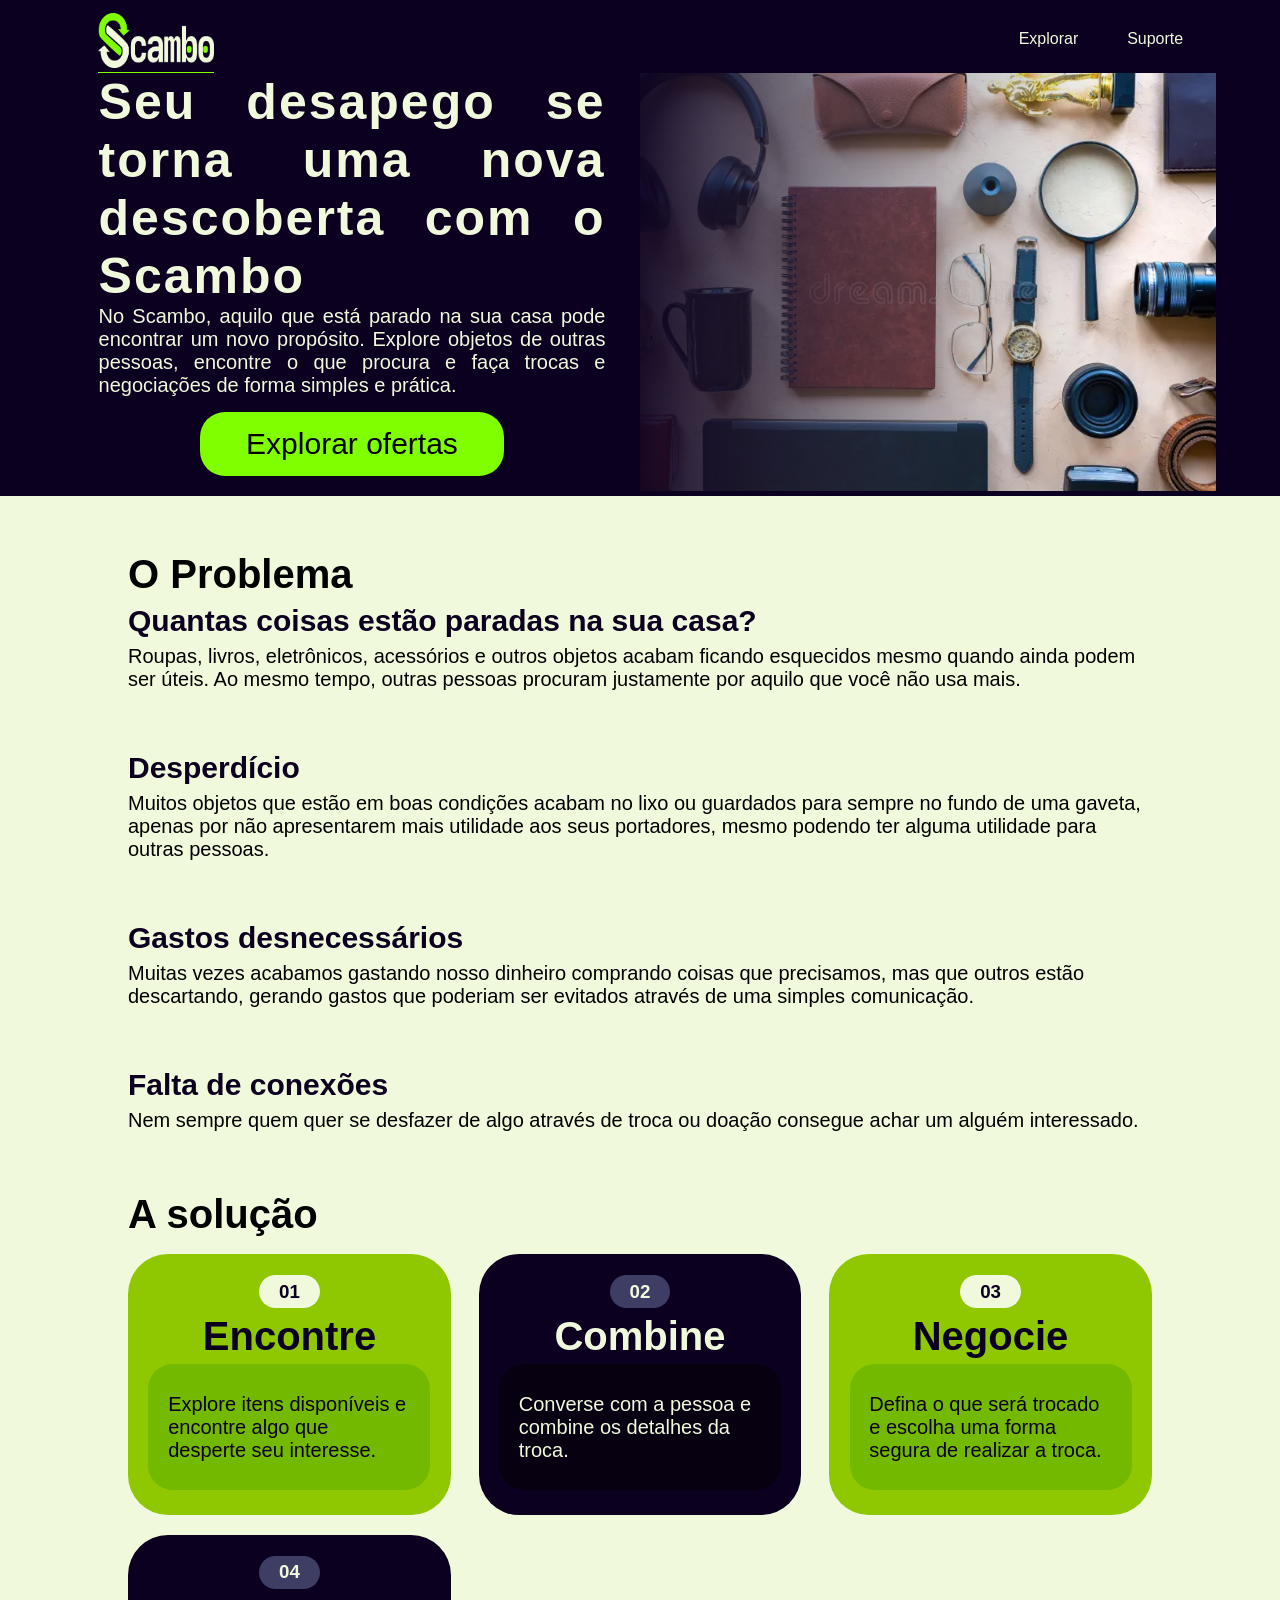
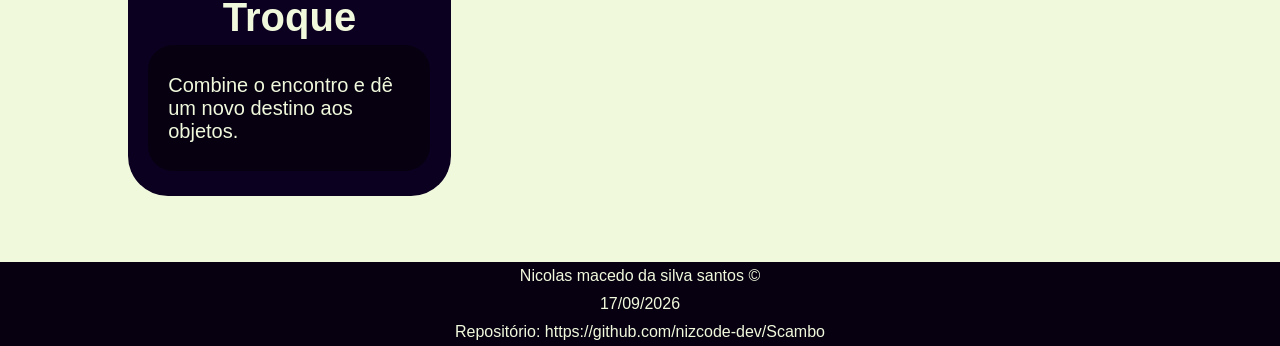
<file: index.html>
<!DOCTYPE html>

<html lang="pt-br">
<head>
    <meta charset="UTF-8">
    <meta name="viewport" content="width=device-width, initial-scale=1.0">
    <link rel="stylesheet" href="style.css">
    <title>Document</title>
</head>

<body>
    <header>

        <nav>

            <div class="logo">
            <a href="index.html"><img src="Scambo.png" alt="scambo-logo"></a>
            </div>
            <div class="nav-links">
               <a href="explorar.html">Explorar</a> 
                <a href="suporte.html">Suporte</a>
            </div>

        </nav>

    <section class="headerLP-section">

        <div class="txt-header">
            <h1 class="desapego">Seu  desapego se  torna  uma  nova  descoberta  com  o  Scambo</h1>

            <p>No Scambo, aquilo que está parado na sua casa pode encontrar um novo propósito. Explore objetos de outras pessoas, encontre o que procura e faça trocas e negociações de forma simples e prática.</p>

                <a href="explorar.html" class="CTA">Explorar ofertas</a>

        </div>
        
        <div class="img-header">
            <img src="objects.png" alt="" class="objetos">
        </div>

    </section>

    </header>
    
    <main>

        <section class="mainLP-section">

            <article class="mainLP-article">
                <h2>O Problema</h2>

                <h3>Quantas coisas estão paradas na sua casa?</h3>

                <p>Roupas, livros, eletrônicos, acessórios e outros objetos acabam ficando esquecidos mesmo quando ainda podem ser úteis. Ao mesmo tempo, outras pessoas procuram justamente por aquilo que você não usa mais.</p>
            </article>

            <article class="mainLP-article">
                <h3>Desperdício</h3>
                <p>Muitos objetos que estão em boas condições acabam no lixo ou guardados para sempre no fundo de uma gaveta, apenas por não apresentarem mais utilidade aos seus portadores, mesmo podendo ter alguma utilidade para outras pessoas. </p>
            </article>

            <article class="mainLP-article">
                <h3>Gastos desnecessários</h3>
                <p>Muitas vezes acabamos gastando nosso dinheiro comprando coisas que precisamos, mas que outros estão descartando, gerando gastos que poderiam ser evitados através de uma simples comunicação.  </p>
            </article>

            <article class="mainLP-article">
                <h3>Falta de conexões</h3>
                <p>Nem sempre quem quer se desfazer de algo através de troca ou doação consegue achar um alguém interessado.</p>
            </article>

            <article class="mainLP-article">

                <h2>A solução</h2>

                <div class="cards-container">

                    <div class="cardsv">
                        <h1>01</h1>
                        <h2>Encontre</h2>
                        <p>Explore itens disponíveis e encontre algo que desperte seu interesse.</p>
                    </div>

                    <div class="cardsr">
                        <h1>02</h1>
                        <h2>Combine</h2>
                        <p>Converse com a pessoa e combine os detalhes da troca.</p>

                    </div>

                    <div class="cardsv">
                        <h1>03</h1>
                        <h2>Negocie</h2>
                        <p>Defina o que será trocado e escolha uma forma segura de realizar a troca.</p>
                    </div>

                    <div class="cardsr">
                        <h1>04</h1>
                        <h2>Troque</h2>
                        <p>Combine o encontro e dê um novo destino aos objetos.</p>
                    </div>

                    </div>


                </div>
            </article>

        </section>

    </main>

    <footer>
        <section>
            <p>Nicolas macedo da silva santos &copy;</p>
            <p>17/09/2026</p>
            <p>Repositório: https://github.com/nizcode-dev/Scambo</p>
        </section>
        
    </footer>

</body>
</html>
</file>
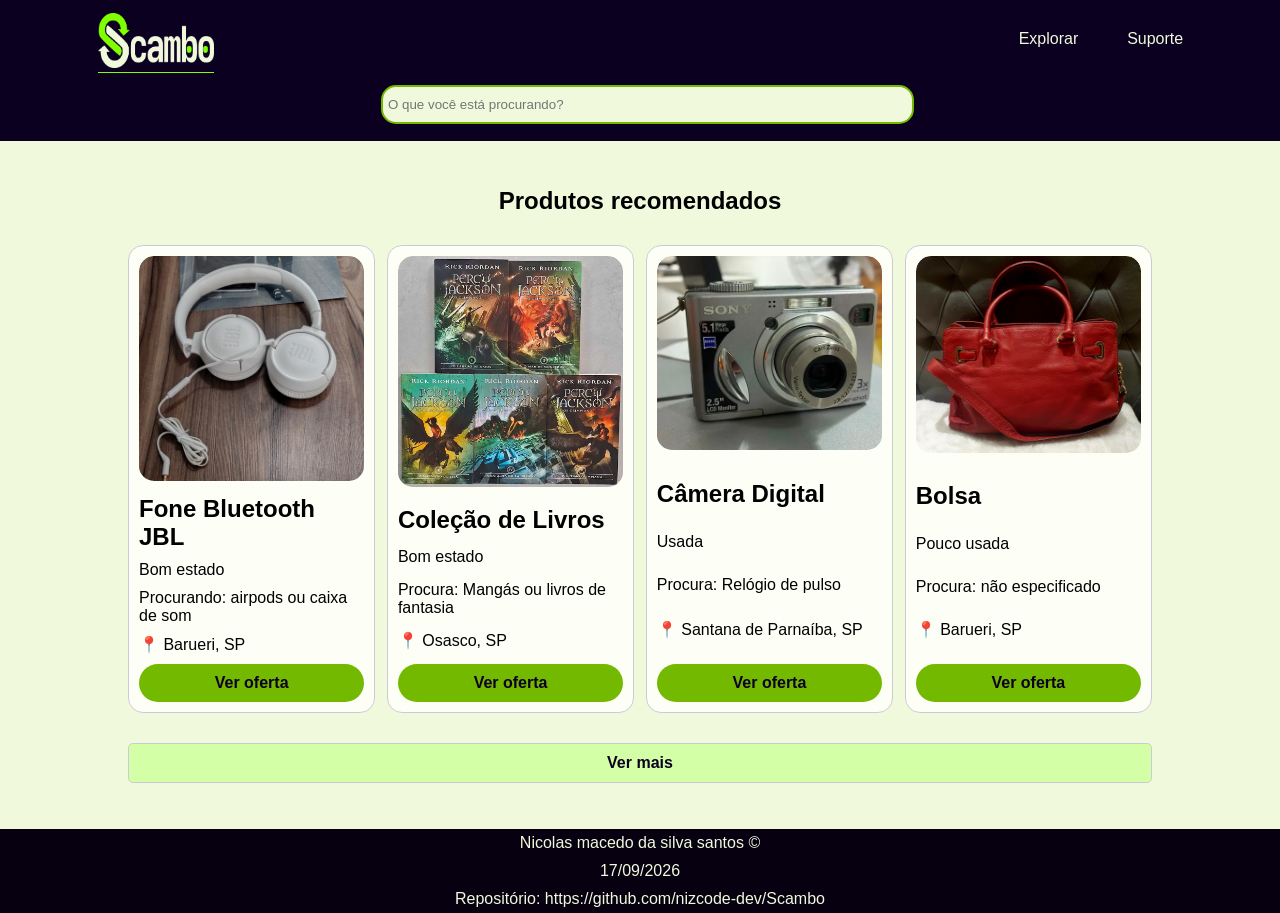
<file: explorar.html>
<!DOCTYPE html>

<html lang="pt-br">
<head>
    <meta charset="UTF-8">
    <meta name="viewport" content="width=device-width, initial-scale=1.0">
    <link rel="stylesheet" href="style.css">
    <title>Document</title>
</head>

<body>
    <header>

        <nav>

            <div class="logo">
            <a href="index.html"><img src="Scambo.png" alt="scambo-logo"></a>
            </div>
            <div class="nav-links">
               <a href="explorar.html">Explorar</a> 
                <a href="suporte.html">Suporte</a>
            </div>

        </nav>

        <section class="headerEXP-section">

            <div class="pesquisa"><input type="text" placeholder="O que você está procurando?"></div>

        </section>
        
    </header>

    <main>

        <section class="produtos-r">
            <h1>Produtos recomendados</h1>
        </section>

        <section class="mainEXP-section">

            <div class="produto">

                <div class="foto-produto">
                    
                    <img src="fone.png" alt="Fones Bluetooth">
                
                </div>

                <h2>Fone Bluetooth JBL</h2>

                <p>Bom estado</p>

                <p>Procurando: airpods ou caixa de som</p>

                <p>📍 Barueri, SP</p>

                <a href="">Ver oferta</a>
            </div>

            <div class="produto">

                <div class="foto-produto">
        
                 <img src="livros.png" alt="Coleção de livros">
    
                </div>

                <h2>Coleção de Livros</h2>

                <p>Bom estado</p>
                 
                <p>Procura: Mangás ou livros de fantasia</p>

                <p>📍 Osasco, SP</p>

                <a href="">Ver oferta</a>

            </div>

            <div class="produto">

                <div class="foto-produto">
        
                    <img src="camera.png" alt="Câmera digital">
    
                </div>

                <h2>Câmera Digital</h2>

                <p>Usada</p>

                <p>Procura: Relógio de pulso</p>

                <p>📍 Santana de Parnaíba, SP</p>

                <a href="">Ver oferta</a>

            </div>

            <div class="produto">

                <div class="foto-produto">
        
                    <img src="bolsa.png" alt="Bolsa">
    
                </div>

                <h2>Bolsa</h2>

                <p>Pouco usada</p>

                <p>Procura: não especificado</p>

                <p>📍 Barueri, SP</p>

                <a href="">Ver oferta</a>

            </div>

        </section>

        <section class="vermais">

            <a href="">Ver mais</a>

        </section>

    </main>

    <footer>
        <section>
            <p>Nicolas macedo da silva santos &copy;</p>
            <p>17/09/2026</p>
            <p>Repositório: https://github.com/nizcode-dev/Scambo</p>
        </section>
    </footer>

</body>
</file>
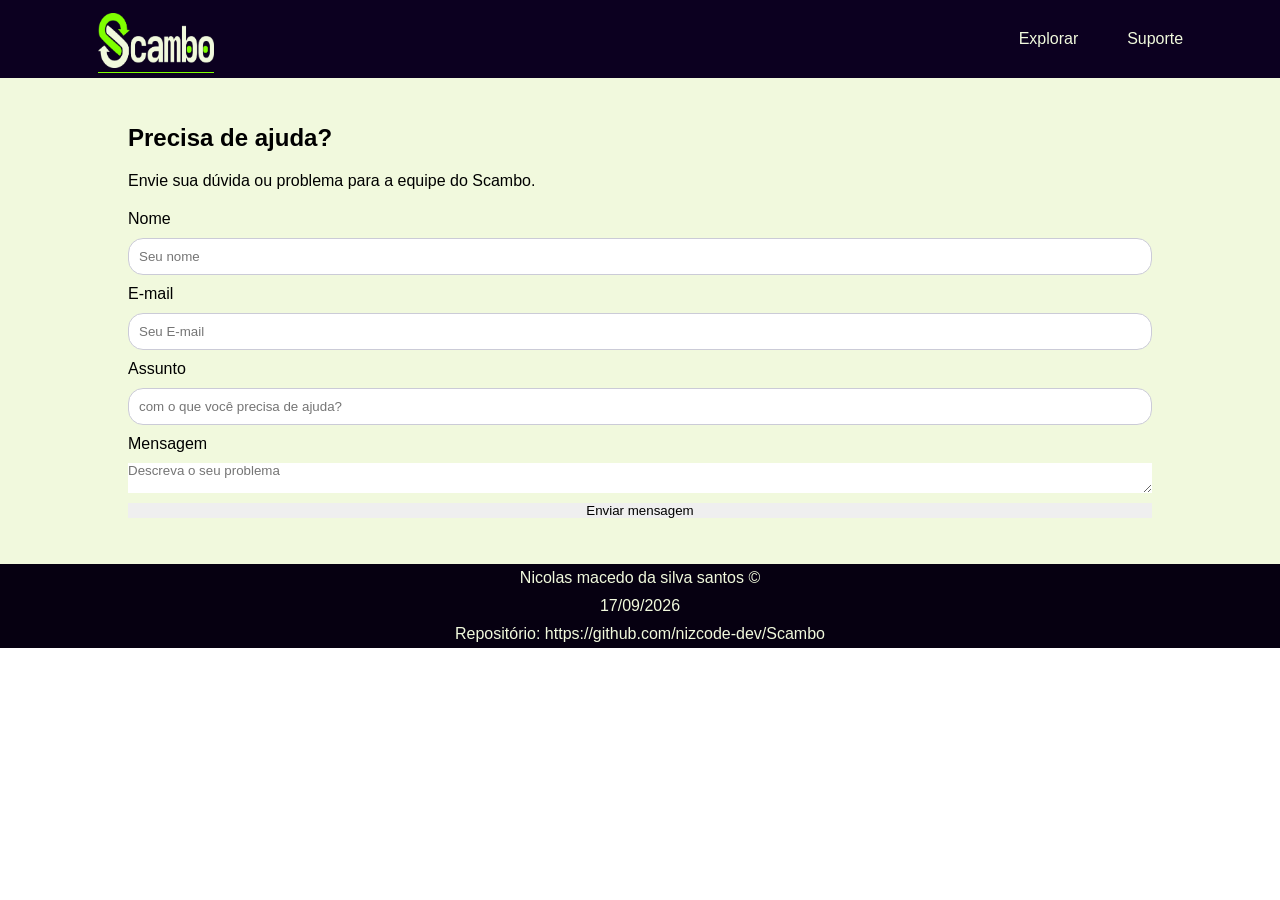
<file: suporte.html>
<!DOCTYPE html>

<html lang="pt-br">
<head>
    <meta charset="UTF-8">
    <meta name="viewport" content="width=device-width, initial-scale=1.0">
    <link rel="stylesheet" href="style.css">
    <title>Document</title>
</head>

<body>
    <header>

        <nav>

            <div class="logo">
            <a href="index.html"><img src="Scambo.png" alt="scambo-logo"></a>
            </div>
            <div class="nav-links">
               <a href="explorar.html">Explorar</a> 
                 <a href="suporte.html">Suporte</a>
            </div>

        </nav>

    </header>

    <main>

        <section class="suporte">

        <h1>Precisa de ajuda?</h1>

        <p>Envie sua dúvida ou problema para a equipe do Scambo.</p>

            <form>

                <label for="nome">Nome</label>
                <input type="text" id="nome" name="nome" placeholder="Seu nome">

                <label for="email">E-mail</label>
                <input type="email" id="email" name="email" placeholder="Seu E-mail">

                <label for="assunto">Assunto</label>
                <input type="text" id="assunto" name="assunto" placeholder="com o que você precisa de ajuda?">

                <label for="mensagem">Mensagem</label>
                <textarea id="mensagem" name="mensagem" placeholder="Descreva o seu problema"></textarea>

                <button type="submit">Enviar mensagem</button>

            </form>

        </section>

    </main>

    <footer>
        <section>
            <p>Nicolas macedo da silva santos &copy;</p>
            <p>17/09/2026</p>
            <p>Repositório: https://github.com/nizcode-dev/Scambo</p>
        </section>
    </footer>

</body>
</file>
<file: style.css>
*{
    margin: 0px;
    border: 0px;
    padding: 0px;
    font-family: Arial, Helvetica, sans-serif;
}

/*--HEADER--*/

/*-Default-*/

header{
    display: flex;
    flex-direction: column;
    background-color: #0C0020;
    margin: 0;
    padding: 5px 5%;
}


/*barra de navegação*/
nav{
    display: flex;
    align-items: center; /*alinhamento vertical*/
    justify-content: space-between;
    flex-wrap: wrap;
    padding: 0px 2% ;
}

/*div com a logo do site (link para a LP na barra de navegação*/
.logo{
    display: flex;
    padding: 8px 0 0 0;
    margin-left: 1%;
    border-bottom: 1px solid #7fff00;
}

.logo img{
    height: 55px;
}

.logo:hover {
    transition: 0.5s;
    transform: scale(1.03);
}

/*div com os links da barra de navegação*/
.nav-links{
    display: flex;
    flex-direction: row;
    justify-content: end;
    gap: 3%;
    flex: 1;
}

.nav-links a{
    text-decoration: none;
    padding: 5px 1%;
    border-radius: 100px;
    color: #F1F9DD;
}

.nav-links a:hover {
    background-color: #7fff00;
    color: #0C0020;
    transition: 0.5s;
    transform: scale(1.01);
}

/*-Landing Page-*/

/*section com os elementos do header que ficam fora da barra nav (Landing Page)*/
.headerLP-section{
    display: flex;
    flex-direction: row;
    justify-content: space-between;
    flex-wrap: wrap;
    margin-bottom: 0px;
}

/*div que contém o heading*/
.txt-header{
    flex: 1 1 0;
    display: flex;
    flex-direction: column;
    min-width: 160px;
    max-width: 525px;
    text-align: justify;
    justify-content: space-evenly;
    padding: 0 3%;
}

.txt-header h1{
    color: #F1F9DD;
    font-size: 50px;
    font-family: Arial, Helvetica, sans-serif;
    letter-spacing: 2px;
}

.txt-header p{
    color: #F1F9DD;
    font-size: 20px;
    font-weight: 100;
}

.CTA{
    text-decoration: none;
    font-size: 30px;
    padding: 15px 5%;
    background-color: #7fff00;
    border-radius: 25px;
    color: #000000;
    text-align: center;
    margin: 3% 20%;
    min-width: 235px;
    
}

.CTA:hover {
    transition: 0.5s;
    transform: scale(1.05);
    background-color: #c3ff87;
}

/*div que contém a imagem do header*/
.img-header{
    display: flex;
    flex-direction: column;
    justify-content: center;
    align-items: center;
    min-height: 300px;
    max-width: 50%;
    min-width: 310px;
    flex: 1px 1px 300px;
}

.img-header img{
    width: 100%;
    height: 100%;
    object-fit: cover;
}

/*-Explorar-*/

/*section com os elementos do header que ficam fora da barra nav (página explorar)*/
.headerEXP-section{
    display: flex;
    flex-direction: row;
    justify-content: center;
    margin: 5px 5%;
}

/*div que contém a barra de pesquisa (tag input)*/
.pesquisa{
padding: 7px 0px;
width: 50%;
}

.pesquisa input{
background-color: #F1F9DD;
color: #0C0020;
padding: 0% 1%;
height: 35px;
width: 100%;
border-radius: 15px;
border: 2px solid #72b900;
}

/*--MAIN--*/

/*-Default-*/

main{
    display: flex;
    flex-direction: column;
    background-color: #F1F9DD;
    margin: 0px;
    padding: 46px 10%;
}

main article {
    margin: 10px 0;
}

/*-Landing Page-*/

.mainLP-section {
    display: flex;
    flex-direction: column;
    gap: 40px;
}

.mainLP-article {
    display: flex;
    flex-direction: column;
    gap: 7px;
}

.mainLP-article h2{
    font-size: 40px;
}

.mainLP-article h3{
    font-size: 30px;
    color: #0C0020;
}
.mainLP-article p{
    font-size: 20px;
}

.cards-container {
    display: flex;
    flex-direction: row;
    row-gap: 20px;
    justify-content: space-between;
    flex-wrap: wrap;
    padding: 10px 0;
}

.cardsv{
    display: flex;
    flex-direction: column;
    align-items: center;
    background-color: #8FC700;
    width: 20%;
    height: 220px;
    padding: 2%;
    border-radius: 40px;
    min-width: 282px;
}

.cardsv h1{
    color: #0C0020;
    background-color: #F1F9DD;
    padding: 2% 7%;
    border-radius: 20px;
}

.cardsv h2{
    color: #0C0020;
    padding: 2% 7%;
}

.cardsv p{
    background-color: #72b900;
    color: #0C0020;
    padding: 10% 7%;
    border-radius: 25px;
    max-height: 312px;
}

.cardsv:hover{
    transition: 0.5s;
    transform: scale(1.05);
}

.cardsr{
    display: flex;
    flex-direction: column;
    align-items: center;
    background-color: #0C0020;
    width: 20%;
    height: 220px;
    padding: 2%;
    border-radius: 40px;
    min-width: 282px;
}

.cardsr h1{
    color: #F1F9DD;
    background-color: #3e3e64;
    padding: 2% 7%;
    border-radius: 20px;
}

.cardsr h2{
    color: #F1F9DD;
    padding: 2% 7%;
}

.cardsr p{
    background-color: #060011;
    color: #F1F9DD;
    padding: 10% 7%;
    border-radius: 25px;
    max-height: 312px;
}

.cardsr:hover{
    transition: 0.5s;
    transform: scale(1.05);
}

/*-Explorar-*/

.mainEXP-section {
    display: flex;
    flex-direction: row;
    flex-wrap: wrap;
    justify-content: space-between;
    row-gap: 10px;
}

.produtos-r{
display: flex;
justify-content: center;
margin-bottom: 30px;
}

.produto {
    display: flex;
    flex-direction: column;
    gap: 10px;
    background-color: #fdfff7;
    border-radius: 15px;
    min-width: 220px;
    max-width: 22%;
    padding: 10px;
    border: 1px solid #cbcbd7;
    justify-content: space-between;
}

.produto:hover{
    transition: 0.5s;
    transform: scale(1.05);
}

.produto a {
    text-decoration: none;
    font-weight: bolder;
    background-color: #72b900;
    color: #0C0020;
    text-align: center;
    padding: 10px 0;
    border-radius: 30px;
}

.produto a:hover {
    transition: 0.5s;
    transform: scale(1.05);
    background-color: #c3ff87;
}

.foto-produto{
    width: 100%;
    max-height: 70%;
    overflow: hidden;
    border-radius: 15px;
}

.foto-produto img{
width: 100%;
object-fit: cover;
border-radius: 15px;
}

.vermais{
    display: flex;
    justify-content: center;
    margin-top: 30px;
    background-color: #d3ffa6;
    text-align: center;
    padding: 10px 0;
    border-radius: 5px;
    border: 1px solid #cbcbd7;
}

.vermais a{
    text-decoration: none;
    font-weight: bolder;
    color: #0C0020;
}

.vermais:hover {
    transition: 0.5s;
    transform: scale(1.005);
    background-color: #b8d39c;
}

/*-Suporte-*/
.suporte{
    display: flex;
    flex-direction: column;
    gap: 20px;
}

.suporte form{
    display: flex;
    flex-direction: column;
    gap: 10px;
}

.suporte form input{
    padding: 10px;
    border-radius: 15px;
    border: 1px solid #cbcbd7;
}

/*--FOOTER--*/

/*-Default-*/

footer{
    display: flex;
    flex-direction: column;
    background-color: #060011;
    padding: 5px 5%;
}

footer section{
    display: flex;
    flex-direction: column;
    align-items: center;
    gap: 10px;
    color: #F1F9DD;
}
</file>
